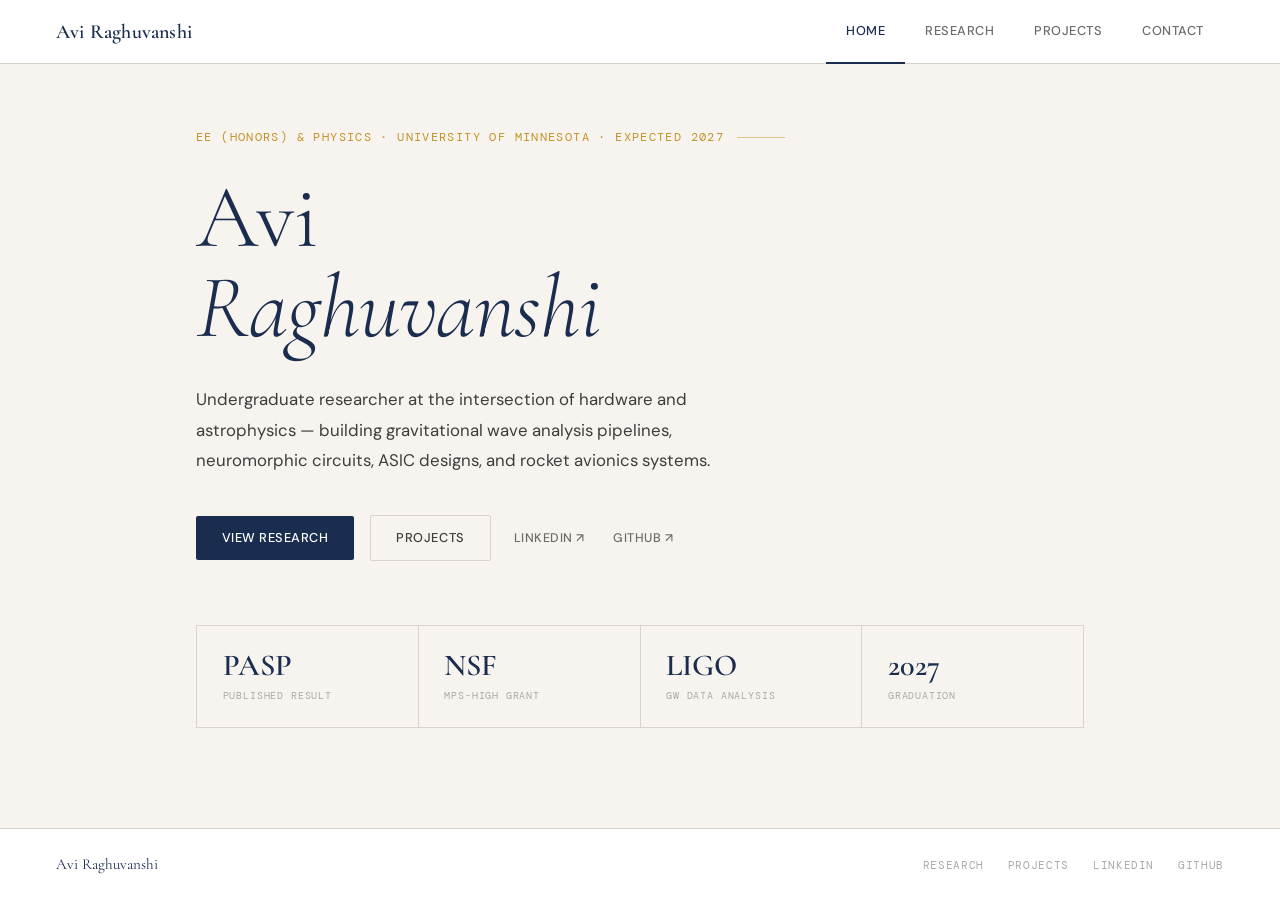
<file: index.html>
<!DOCTYPE html>
<html lang="en">
<head>
  <meta charset="UTF-8" />
  <meta name="viewport" content="width=device-width, initial-scale=1.0" />
  <title>Avi Raghuvanshi</title>
  <link rel="preconnect" href="https://fonts.googleapis.com" />
  <link href="https://fonts.googleapis.com/css2?family=Cormorant+Garamond:ital,wght@0,300;0,400;0,600;1,300;1,400&family=DM+Sans:wght@300;400;500&family=DM+Mono:wght@300;400&display=swap" rel="stylesheet" />
  <link rel="stylesheet" href="style.css" />
</head>
<body>

  <nav>
    <a href="index.html" class="nav-logo">Avi Raghuvanshi</a>
    <div class="nav-links">
      <a href="index.html" class="active">Home</a>
      <a href="research.html">Research</a>
      <a href="projects.html">Projects</a>
      <a href="contact.html">Contact</a>
    </div>
  </nav>

  <main>
    <section class="hero">

      <div class="hero-eyebrow fade-up fd1">
        EE (Honors) &amp; Physics · University of Minnesota · Expected 2027
      </div>

      <h1 class="fade-up fd2">Avi<br /><em>Raghuvanshi</em></h1>

      <p class="hero-bio fade-up fd3">
        Undergraduate researcher at the intersection of hardware and astrophysics —
        building gravitational wave analysis pipelines, neuromorphic circuits,
        ASIC designs, and rocket avionics systems.
      </p>

      <div class="hero-actions fade-up fd4">
        <a href="research.html" class="btn btn-navy">View Research</a>
        <a href="projects.html" class="btn btn-outline">Projects</a>
        <a href="https://www.linkedin.com/in/raghuavy/" target="_blank" class="btn btn-text">LinkedIn ↗</a>
        <a href="https://github.com/raghuavy" target="_blank" class="btn btn-text">GitHub ↗</a>
      </div>

      <div class="hero-highlights fade-up fd5">
        <div class="hl-item">
          <div class="hl-value">PASP</div>
          <div class="hl-label">Published Result</div>
        </div>
        <div class="hl-item">
          <div class="hl-value">NSF</div>
          <div class="hl-label">MPS-High Grant</div>
        </div>
        <div class="hl-item">
          <div class="hl-value">LIGO</div>
          <div class="hl-label">GW Data Analysis</div>
        </div>
        <div class="hl-item">
          <div class="hl-value">2027</div>
          <div class="hl-label">Graduation</div>
        </div>
      </div>

    </section>
  </main>

  <footer>
    <span class="footer-name">Avi Raghuvanshi</span>
    <div class="footer-links">
      <a href="research.html">Research</a>
      <a href="projects.html">Projects</a>
      <a href="https://www.linkedin.com/in/raghuavy/" target="_blank">LinkedIn</a>
      <a href="https://github.com/raghuavy" target="_blank">GitHub</a>
    </div>
  </footer>

</body>
</html>
</file>
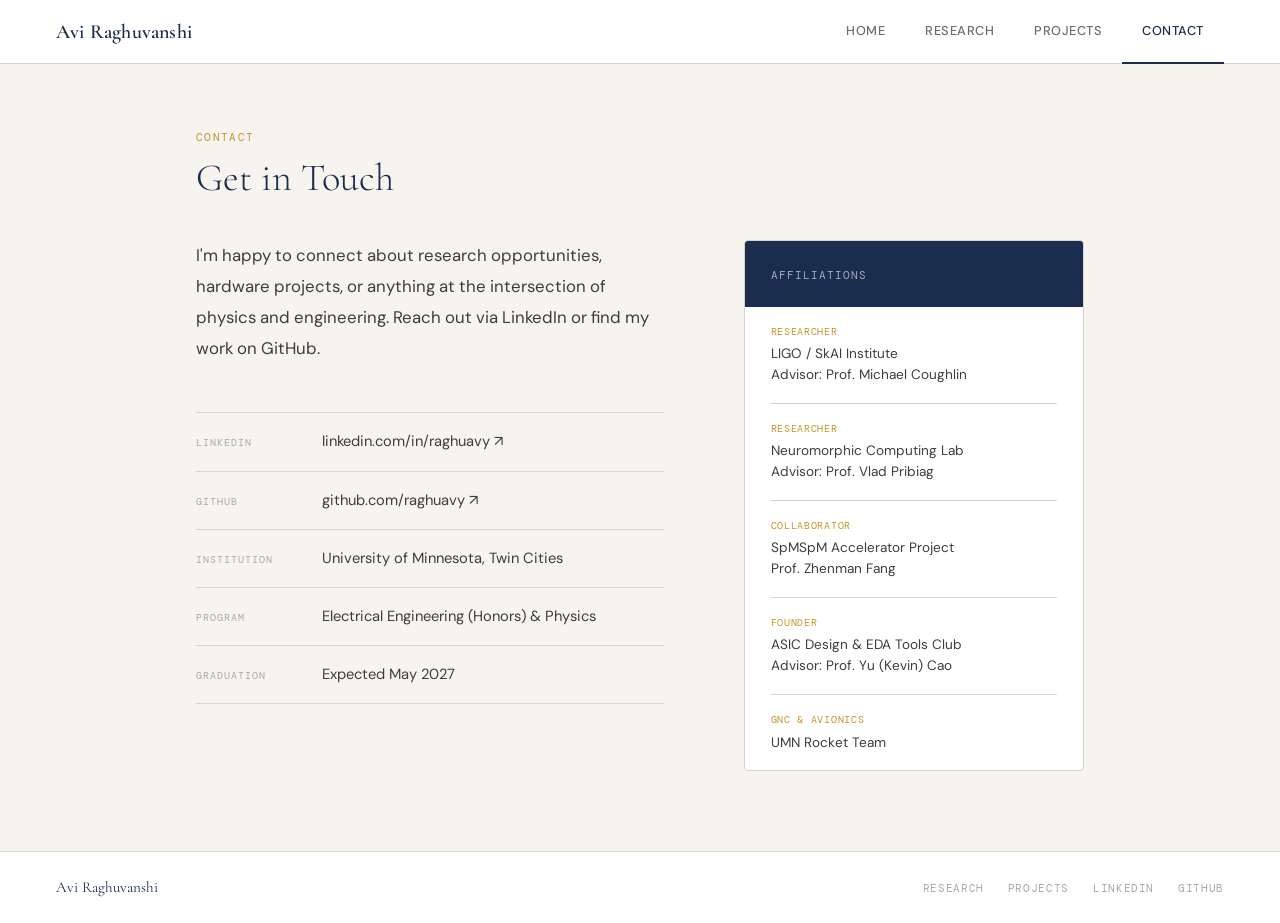
<file: contact.html>
<!DOCTYPE html>
<html lang="en">
<head>
  <meta charset="UTF-8" />
  <meta name="viewport" content="width=device-width, initial-scale=1.0" />
  <title>Contact · Avi Raghuvanshi</title>
  <link rel="preconnect" href="https://fonts.googleapis.com" />
  <link href="https://fonts.googleapis.com/css2?family=Cormorant+Garamond:ital,wght@0,300;0,400;0,600;1,300;1,400&family=DM+Sans:wght@300;400;500&family=DM+Mono:wght@300;400&display=swap" rel="stylesheet" />
  <link rel="stylesheet" href="style.css" />
</head>
<body>

  <nav>
    <a href="index.html" class="nav-logo">Avi Raghuvanshi</a>
    <div class="nav-links">
      <a href="index.html">Home</a>
      <a href="research.html">Research</a>
      <a href="projects.html">Projects</a>
      <a href="contact.html" class="active">Contact</a>
    </div>
  </nav>

  <main>
    <div class="section-label fade-up fd1">Contact</div>
    <h1 class="section-title fade-up fd2">Get in Touch</h1>

    <div class="contact-layout fade-up fd3">

      <div class="contact-main">
        <p class="contact-intro">
          I'm happy to connect about research opportunities, hardware projects,
          or anything at the intersection of physics and engineering.
          Reach out via LinkedIn or find my work on GitHub.
        </p>

        <div class="contact-rows">
          <div class="contact-row">
            <span class="cr-key">LinkedIn</span>
            <a href="https://www.linkedin.com/in/raghuavy/" target="_blank" class="cr-val">
              linkedin.com/in/raghuavy ↗
            </a>
          </div>
          <div class="contact-row">
            <span class="cr-key">GitHub</span>
            <a href="https://github.com/raghuavy" target="_blank" class="cr-val">
              github.com/raghuavy ↗
            </a>
          </div>
          <div class="contact-row">
            <span class="cr-key">Institution</span>
            <span class="cr-val">University of Minnesota, Twin Cities</span>
          </div>
          <div class="contact-row">
            <span class="cr-key">Program</span>
            <span class="cr-val">Electrical Engineering (Honors) &amp; Physics</span>
          </div>
          <div class="contact-row">
            <span class="cr-key">Graduation</span>
            <span class="cr-val">Expected May 2027</span>
          </div>
        </div>
      </div>

      <div class="aff-card">
        <div class="aff-card-head">
          <span>Affiliations</span>
        </div>
        <div class="aff-entries">
          <div class="aff-entry">
            <div class="ae-role">Researcher</div>
            <div class="ae-place">LIGO / SkAI Institute<br />Advisor: Prof. Michael Coughlin</div>
          </div>
          <div class="aff-entry">
            <div class="ae-role">Researcher</div>
            <div class="ae-place">Neuromorphic Computing Lab<br />Advisor: Prof. Vlad Pribiag</div>
          </div>
          <div class="aff-entry">
            <div class="ae-role">Collaborator</div>
            <div class="ae-place">SpMSpM Accelerator Project<br />Prof. Zhenman Fang</div>
          </div>
          <div class="aff-entry">
            <div class="ae-role">Founder</div>
            <div class="ae-place">ASIC Design &amp; EDA Tools Club<br />Advisor: Prof. Yu (Kevin) Cao</div>
          </div>
          <div class="aff-entry">
            <div class="ae-role">GNC &amp; Avionics</div>
            <div class="ae-place">UMN Rocket Team</div>
          </div>
        </div>
      </div>

    </div>
  </main>

  <footer>
    <span class="footer-name">Avi Raghuvanshi</span>
    <div class="footer-links">
      <a href="research.html">Research</a>
      <a href="projects.html">Projects</a>
      <a href="https://www.linkedin.com/in/raghuavy/" target="_blank">LinkedIn</a>
      <a href="https://github.com/raghuavy" target="_blank">GitHub</a>
    </div>
  </footer>

</body>
</html>
</file>
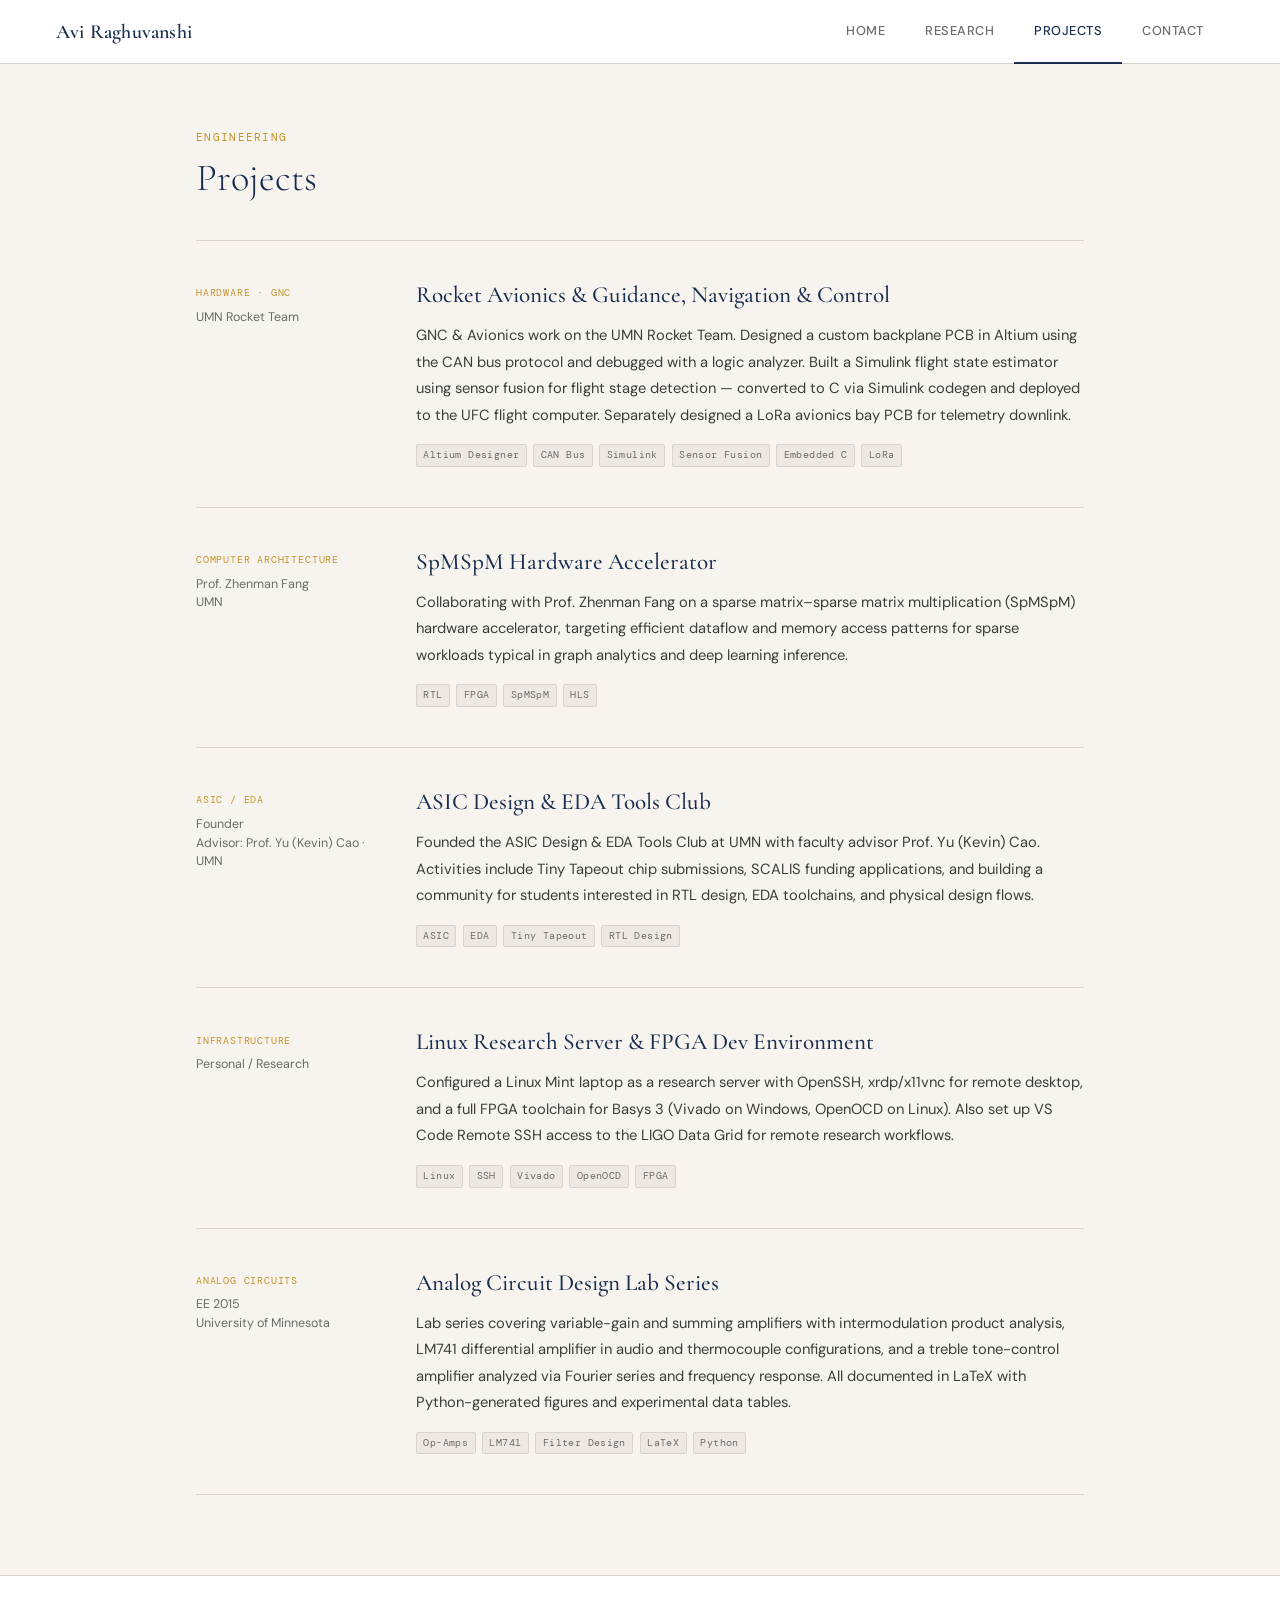
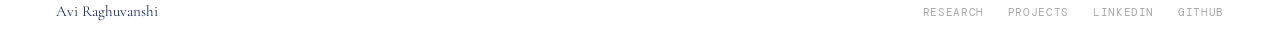
<file: projects.html>
<!DOCTYPE html>
<html lang="en">
<head>
  <meta charset="UTF-8" />
  <meta name="viewport" content="width=device-width, initial-scale=1.0" />
  <title>Projects · Avi Raghuvanshi</title>
  <link rel="preconnect" href="https://fonts.googleapis.com" />
  <link href="https://fonts.googleapis.com/css2?family=Cormorant+Garamond:ital,wght@0,300;0,400;0,600;1,300;1,400&family=DM+Sans:wght@300;400;500&family=DM+Mono:wght@300;400&display=swap" rel="stylesheet" />
  <link rel="stylesheet" href="style.css" />
</head>
<body>

  <nav>
    <a href="index.html" class="nav-logo">Avi Raghuvanshi</a>
    <div class="nav-links">
      <a href="index.html">Home</a>
      <a href="research.html">Research</a>
      <a href="projects.html" class="active">Projects</a>
      <a href="contact.html">Contact</a>
    </div>
  </nav>

  <main>
    <div class="section-label fade-up fd1">Engineering</div>
    <h1 class="section-title fade-up fd2">Projects</h1>

    <div class="projects-list">

      <div class="pc fade-up fd3">
        <div class="pc-left">
          <div class="pc-cat">Hardware · GNC</div>
          <div class="pc-org">UMN Rocket Team</div>
        </div>
        <div class="pc-right">
          <h2>Rocket Avionics &amp; Guidance, Navigation &amp; Control</h2>
          <p>
            GNC &amp; Avionics work on the UMN Rocket Team. Designed a custom backplane PCB in Altium
            using the CAN bus protocol and debugged with a logic analyzer. Built a Simulink flight state
            estimator using sensor fusion for flight stage detection — converted to C via Simulink
            codegen and deployed to the UFC flight computer. Separately designed a LoRa avionics bay
            PCB for telemetry downlink.
          </p>
          <div class="tag-row">
            <span class="tag-pill">Altium Designer</span>
            <span class="tag-pill">CAN Bus</span>
            <span class="tag-pill">Simulink</span>
            <span class="tag-pill">Sensor Fusion</span>
            <span class="tag-pill">Embedded C</span>
            <span class="tag-pill">LoRa</span>
          </div>
        </div>
      </div>

      <div class="pc fade-up fd3">
        <div class="pc-left">
          <div class="pc-cat">Computer Architecture</div>
          <div class="pc-org">Prof. Zhenman Fang<br />UMN</div>
        </div>
        <div class="pc-right">
          <h2>SpMSpM Hardware Accelerator</h2>
          <p>
            Collaborating with Prof. Zhenman Fang on a sparse matrix–sparse matrix multiplication
            (SpMSpM) hardware accelerator, targeting efficient dataflow and memory access patterns
            for sparse workloads typical in graph analytics and deep learning inference.
          </p>
          <div class="tag-row">
            <span class="tag-pill">RTL</span>
            <span class="tag-pill">FPGA</span>
            <span class="tag-pill">SpMSpM</span>
            <span class="tag-pill">HLS</span>
          </div>
        </div>
      </div>

      <div class="pc fade-up fd3">
        <div class="pc-left">
          <div class="pc-cat">ASIC / EDA</div>
          <div class="pc-org">Founder<br />Advisor: Prof. Yu (Kevin) Cao · UMN</div>
        </div>
        <div class="pc-right">
          <h2>ASIC Design &amp; EDA Tools Club</h2>
          <p>
            Founded the ASIC Design &amp; EDA Tools Club at UMN with faculty advisor Prof. Yu (Kevin)
            Cao. Activities include Tiny Tapeout chip submissions, SCALIS funding applications,
            and building a community for students interested in RTL design, EDA toolchains, and
            physical design flows.
          </p>
          <div class="tag-row">
            <span class="tag-pill">ASIC</span>
            <span class="tag-pill">EDA</span>
            <span class="tag-pill">Tiny Tapeout</span>
            <span class="tag-pill">RTL Design</span>
          </div>
        </div>
      </div>

      <div class="pc fade-up fd3">
        <div class="pc-left">
          <div class="pc-cat">Infrastructure</div>
          <div class="pc-org">Personal / Research</div>
        </div>
        <div class="pc-right">
          <h2>Linux Research Server &amp; FPGA Dev Environment</h2>
          <p>
            Configured a Linux Mint laptop as a research server with OpenSSH, xrdp/x11vnc for remote
            desktop, and a full FPGA toolchain for Basys 3 (Vivado on Windows, OpenOCD on Linux).
            Also set up VS Code Remote SSH access to the LIGO Data Grid for remote research workflows.
          </p>
          <div class="tag-row">
            <span class="tag-pill">Linux</span>
            <span class="tag-pill">SSH</span>
            <span class="tag-pill">Vivado</span>
            <span class="tag-pill">OpenOCD</span>
            <span class="tag-pill">FPGA</span>
          </div>
        </div>
      </div>

      <div class="pc fade-up fd3">
        <div class="pc-left">
          <div class="pc-cat">Analog Circuits</div>
          <div class="pc-org">EE 2015<br />University of Minnesota</div>
        </div>
        <div class="pc-right">
          <h2>Analog Circuit Design Lab Series</h2>
          <p>
            Lab series covering variable-gain and summing amplifiers with intermodulation product
            analysis, LM741 differential amplifier in audio and thermocouple configurations, and
            a treble tone-control amplifier analyzed via Fourier series and frequency response.
            All documented in LaTeX with Python-generated figures and experimental data tables.
          </p>
          <div class="tag-row">
            <span class="tag-pill">Op-Amps</span>
            <span class="tag-pill">LM741</span>
            <span class="tag-pill">Filter Design</span>
            <span class="tag-pill">LaTeX</span>
            <span class="tag-pill">Python</span>
          </div>
        </div>
      </div>

    </div>
  </main>

  <footer>
    <span class="footer-name">Avi Raghuvanshi</span>
    <div class="footer-links">
      <a href="research.html">Research</a>
      <a href="projects.html">Projects</a>
      <a href="https://www.linkedin.com/in/raghuavy/" target="_blank">LinkedIn</a>
      <a href="https://github.com/raghuavy" target="_blank">GitHub</a>
    </div>
  </footer>

</body>
</html>
</file>
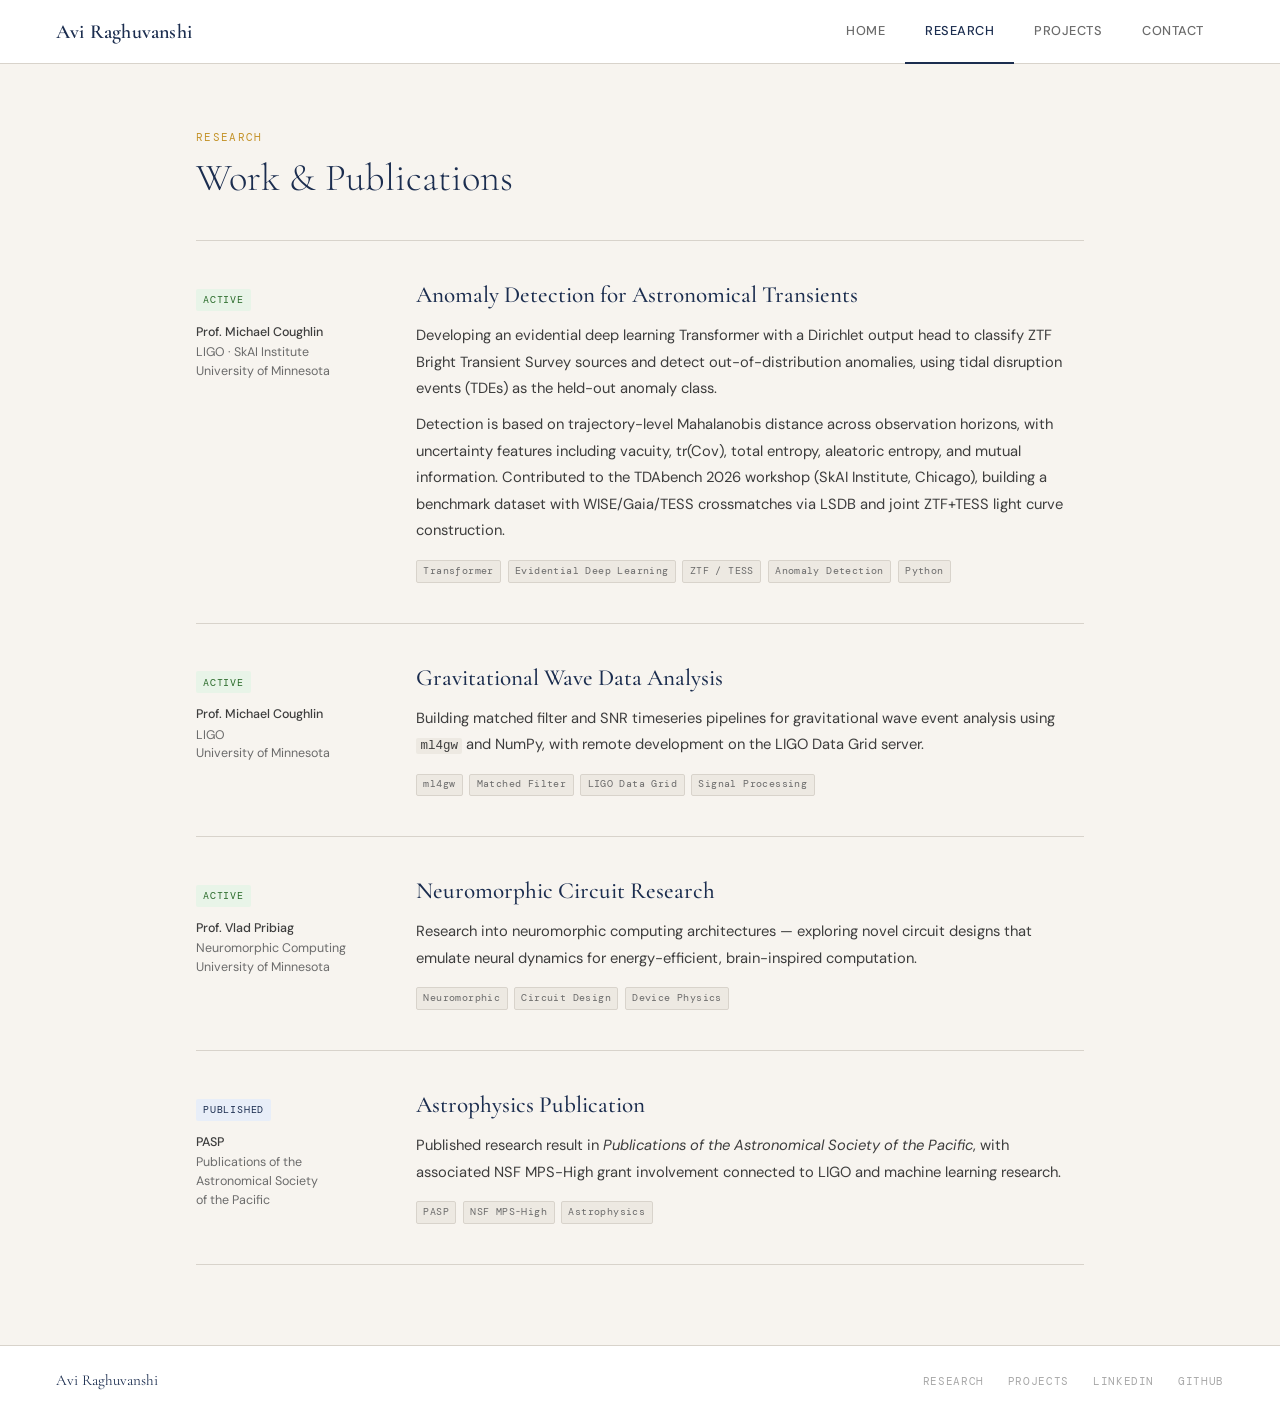
<file: research.html>
<!DOCTYPE html>
<html lang="en">
<head>
  <meta charset="UTF-8" />
  <meta name="viewport" content="width=device-width, initial-scale=1.0" />
  <title>Research · Avi Raghuvanshi</title>
  <link rel="preconnect" href="https://fonts.googleapis.com" />
  <link href="https://fonts.googleapis.com/css2?family=Cormorant+Garamond:ital,wght@0,300;0,400;0,600;1,300;1,400&family=DM+Sans:wght@300;400;500&family=DM+Mono:wght@300;400&display=swap" rel="stylesheet" />
  <link rel="stylesheet" href="style.css" />
</head>
<body>

  <nav>
    <a href="index.html" class="nav-logo">Avi Raghuvanshi</a>
    <div class="nav-links">
      <a href="index.html">Home</a>
      <a href="research.html" class="active">Research</a>
      <a href="projects.html">Projects</a>
      <a href="contact.html">Contact</a>
    </div>
  </nav>

  <main>
    <div class="section-label fade-up fd1">Research</div>
    <h1 class="section-title fade-up fd2">Work &amp; Publications</h1>

    <div class="research-list">

      <div class="rc fade-up fd3">
        <div class="rc-left">
          <div class="rc-status active">Active</div>
          <div class="rc-advisor">
            <strong>Prof. Michael Coughlin</strong>
            LIGO · SkAI Institute<br />
            University of Minnesota
          </div>
        </div>
        <div class="rc-right">
          <h2>Anomaly Detection for Astronomical Transients</h2>
          <p>
            Developing an evidential deep learning Transformer with a Dirichlet output head to
            classify ZTF Bright Transient Survey sources and detect out-of-distribution anomalies,
            using tidal disruption events (TDEs) as the held-out anomaly class.
          </p>
          <p>
            Detection is based on trajectory-level Mahalanobis distance across observation horizons,
            with uncertainty features including vacuity, tr(Cov), total entropy, aleatoric entropy,
            and mutual information. Contributed to the TDAbench 2026 workshop (SkAI Institute,
            Chicago), building a benchmark dataset with WISE/Gaia/TESS crossmatches via LSDB
            and joint ZTF+TESS light curve construction.
          </p>
          <div class="tag-row">
            <span class="tag-pill">Transformer</span>
            <span class="tag-pill">Evidential Deep Learning</span>
            <span class="tag-pill">ZTF / TESS</span>
            <span class="tag-pill">Anomaly Detection</span>
            <span class="tag-pill">Python</span>
          </div>
        </div>
      </div>

      <div class="rc fade-up fd3">
        <div class="rc-left">
          <div class="rc-status active">Active</div>
          <div class="rc-advisor">
            <strong>Prof. Michael Coughlin</strong>
            LIGO<br />
            University of Minnesota
          </div>
        </div>
        <div class="rc-right">
          <h2>Gravitational Wave Data Analysis</h2>
          <p>
            Building matched filter and SNR timeseries pipelines for gravitational wave event
            analysis using <code style="font-family:monospace;font-size:0.85em;background:#ede9e2;padding:0.1em 0.35em;border-radius:2px;">ml4gw</code> and NumPy,
            with remote development on the LIGO Data Grid server.
          </p>
          <div class="tag-row">
            <span class="tag-pill">ml4gw</span>
            <span class="tag-pill">Matched Filter</span>
            <span class="tag-pill">LIGO Data Grid</span>
            <span class="tag-pill">Signal Processing</span>
          </div>
        </div>
      </div>

      <div class="rc fade-up fd3">
        <div class="rc-left">
          <div class="rc-status active">Active</div>
          <div class="rc-advisor">
            <strong>Prof. Vlad Pribiag</strong>
            Neuromorphic Computing<br />
            University of Minnesota
          </div>
        </div>
        <div class="rc-right">
          <h2>Neuromorphic Circuit Research</h2>
          <p>
            Research into neuromorphic computing architectures — exploring novel circuit designs
            that emulate neural dynamics for energy-efficient, brain-inspired computation.
          </p>
          <div class="tag-row">
            <span class="tag-pill">Neuromorphic</span>
            <span class="tag-pill">Circuit Design</span>
            <span class="tag-pill">Device Physics</span>
          </div>
        </div>
      </div>

      <div class="rc fade-up fd3">
        <div class="rc-left">
          <div class="rc-status published">Published</div>
          <div class="rc-advisor">
            <strong>PASP</strong>
            Publications of the<br />Astronomical Society<br />of the Pacific
          </div>
        </div>
        <div class="rc-right">
          <h2>Astrophysics Publication</h2>
          <p>
            Published research result in <em>Publications of the Astronomical Society of the
            Pacific</em>, with associated NSF MPS-High grant involvement connected to LIGO
            and machine learning research.
          </p>
          <div class="tag-row">
            <span class="tag-pill">PASP</span>
            <span class="tag-pill">NSF MPS-High</span>
            <span class="tag-pill">Astrophysics</span>
          </div>
        </div>
      </div>

    </div>
  </main>

  <footer>
    <span class="footer-name">Avi Raghuvanshi</span>
    <div class="footer-links">
      <a href="research.html">Research</a>
      <a href="projects.html">Projects</a>
      <a href="https://www.linkedin.com/in/raghuavy/" target="_blank">LinkedIn</a>
      <a href="https://github.com/raghuavy" target="_blank">GitHub</a>
    </div>
  </footer>

</body>
</html>
</file>
<file: style.css>
/* ─── Tokens ─────────────────────────────────────── */
:root {
  --cream:      #f7f4ef;
  --cream2:     #ede9e2;
  --white:      #ffffff;
  --ink:        #1a1a1a;
  --ink-mid:    #3d3d3d;
  --ink-light:  #6b6b6b;
  --ink-faint:  #a8a8a8;
  --rule:       #d8d3cb;
  --navy:       #1b2d4f;
  --navy-light: #2e4a7a;
  --gold:       #c4932a;

  --font-serif: 'Cormorant Garamond', Georgia, serif;
  --font-sans:  'DM Sans', system-ui, sans-serif;
  --font-mono:  'DM Mono', 'Courier New', monospace;

  --max: 1000px;
  --pad: clamp(1.5rem, 5vw, 3.5rem);
}

/* ─── Reset ──────────────────────────────────────── */
*, *::before, *::after { box-sizing: border-box; margin: 0; padding: 0; }
html { scroll-behavior: smooth; }

body {
  background: var(--cream);
  color: var(--ink);
  font-family: var(--font-sans);
  font-size: 1rem;
  line-height: 1.7;
  min-height: 100vh;
  display: flex;
  flex-direction: column;
  -webkit-font-smoothing: antialiased;
}

a { color: inherit; text-decoration: none; }
em { font-style: italic; }

/* ─── Nav ────────────────────────────────────────── */
nav {
  background: var(--white);
  border-bottom: 1px solid var(--rule);
  padding: 0 var(--pad);
  display: flex;
  align-items: center;
  justify-content: space-between;
  height: 64px;
  position: sticky;
  top: 0;
  z-index: 100;
}

.nav-logo {
  font-family: var(--font-serif);
  font-size: 1.25rem;
  font-weight: 600;
  letter-spacing: 0.01em;
  color: var(--navy);
}

.nav-links {
  display: flex;
  gap: 0;
}

.nav-links a {
  font-family: var(--font-sans);
  font-size: 0.8rem;
  font-weight: 500;
  letter-spacing: 0.04em;
  text-transform: uppercase;
  color: var(--ink-light);
  padding: 0 1.25rem;
  height: 64px;
  display: flex;
  align-items: center;
  border-bottom: 2px solid transparent;
  transition: color 0.15s, border-color 0.15s;
}

.nav-links a:hover { color: var(--ink); }
.nav-links a.active {
  color: var(--navy);
  border-bottom-color: var(--navy);
}

/* ─── Page wrapper ───────────────────────────────── */
main {
  flex: 1;
  max-width: var(--max);
  margin: 0 auto;
  width: 100%;
  padding: 4rem var(--pad) 5rem;
}

/* ─── Hero ───────────────────────────────────────── */
.hero-eyebrow {
  font-family: var(--font-mono);
  font-size: 0.72rem;
  letter-spacing: 0.12em;
  text-transform: uppercase;
  color: var(--gold);
  margin-bottom: 1.6rem;
  display: flex;
  align-items: center;
  gap: 0.8rem;
}
.hero-eyebrow::after {
  content: '';
  display: block;
  height: 1px;
  width: 48px;
  background: var(--gold);
  opacity: 0.5;
}

.hero h1 {
  font-family: var(--font-serif);
  font-size: clamp(3.2rem, 7vw, 5.8rem);
  font-weight: 300;
  line-height: 1.0;
  letter-spacing: -0.01em;
  color: var(--navy);
  margin-bottom: 2rem;
}

.hero-bio {
  font-size: 1.05rem;
  color: var(--ink-mid);
  max-width: 560px;
  line-height: 1.8;
  margin-bottom: 2.5rem;
}

.hero-actions {
  display: flex;
  align-items: center;
  gap: 1rem;
  flex-wrap: wrap;
  margin-bottom: 4rem;
}

.btn {
  display: inline-flex;
  align-items: center;
  gap: 0.4rem;
  font-family: var(--font-sans);
  font-size: 0.8rem;
  font-weight: 500;
  letter-spacing: 0.04em;
  text-transform: uppercase;
  padding: 0.7rem 1.6rem;
  border-radius: 2px;
  transition: all 0.2s;
  cursor: pointer;
}
.btn-navy {
  background: var(--navy);
  color: var(--white);
}
.btn-navy:hover { background: var(--navy-light); }
.btn-outline {
  border: 1.5px solid var(--rule);
  color: var(--ink-mid);
  background: transparent;
}
.btn-outline:hover { border-color: var(--navy); color: var(--navy); }
.btn-text {
  color: var(--ink-light);
  padding: 0.7rem 0.4rem;
  font-size: 0.78rem;
}
.btn-text:hover { color: var(--navy); }

/* Hero highlights bar */
.hero-highlights {
  display: grid;
  grid-template-columns: repeat(4, 1fr);
  border-top: 1px solid var(--rule);
  border-left: 1px solid var(--rule);
}
.hl-item {
  padding: 1.4rem 1.6rem;
  border-right: 1px solid var(--rule);
  border-bottom: 1px solid var(--rule);
}
.hl-value {
  font-family: var(--font-serif);
  font-size: 1.9rem;
  font-weight: 600;
  color: var(--navy);
  line-height: 1.1;
  margin-bottom: 0.3rem;
}
.hl-label {
  font-family: var(--font-mono);
  font-size: 0.65rem;
  letter-spacing: 0.08em;
  text-transform: uppercase;
  color: var(--ink-faint);
}

/* ─── Section headings (shared) ──────────────────── */
.section-label {
  font-family: var(--font-mono);
  font-size: 0.68rem;
  letter-spacing: 0.12em;
  text-transform: uppercase;
  color: var(--gold);
  margin-bottom: 0.6rem;
}

.section-title {
  font-family: var(--font-serif);
  font-size: 2.4rem;
  font-weight: 300;
  color: var(--navy);
  margin-bottom: 2.5rem;
  line-height: 1.15;
}

/* ─── Research page ──────────────────────────────── */
.research-list {
  display: flex;
  flex-direction: column;
  gap: 0;
}

.rc {
  display: grid;
  grid-template-columns: 180px 1fr;
  gap: 2.5rem;
  padding: 2.5rem 0;
  border-top: 1px solid var(--rule);
  transition: background 0.15s;
}
.rc:last-child { border-bottom: 1px solid var(--rule); }

.rc-left {
  padding-top: 0.2rem;
}
.rc-status {
  display: inline-block;
  font-family: var(--font-mono);
  font-size: 0.63rem;
  letter-spacing: 0.08em;
  text-transform: uppercase;
  padding: 0.25em 0.7em;
  border-radius: 2px;
  margin-bottom: 0.75rem;
}
.rc-status.active { background: #e8f4e8; color: #2a6b2a; }
.rc-status.published { background: #e8eef8; color: var(--navy); }

.rc-advisor {
  font-family: var(--font-sans);
  font-size: 0.78rem;
  color: var(--ink-light);
  line-height: 1.5;
}
.rc-advisor strong {
  display: block;
  color: var(--ink-mid);
  font-weight: 500;
  margin-bottom: 0.1rem;
}

.rc-right h2 {
  font-family: var(--font-serif);
  font-size: 1.45rem;
  font-weight: 500;
  color: var(--navy);
  margin-bottom: 0.75rem;
  line-height: 1.25;
}
.rc-right p {
  font-size: 0.92rem;
  color: var(--ink-mid);
  line-height: 1.8;
  margin-bottom: 0.6rem;
}
.rc-right p:last-of-type { margin-bottom: 1rem; }

.tag-row {
  display: flex;
  flex-wrap: wrap;
  gap: 0.4rem;
}
.tag-pill {
  font-family: var(--font-mono);
  font-size: 0.62rem;
  letter-spacing: 0.04em;
  color: var(--ink-light);
  background: var(--cream2);
  border: 1px solid var(--rule);
  padding: 0.2em 0.65em;
  border-radius: 2px;
}

/* ─── Projects page ──────────────────────────────── */
.projects-list {
  display: flex;
  flex-direction: column;
  gap: 0;
}

.pc {
  display: grid;
  grid-template-columns: 180px 1fr;
  gap: 2.5rem;
  padding: 2.5rem 0;
  border-top: 1px solid var(--rule);
}
.pc:last-child { border-bottom: 1px solid var(--rule); }

.pc-left {
  padding-top: 0.2rem;
}
.pc-cat {
  font-family: var(--font-mono);
  font-size: 0.63rem;
  letter-spacing: 0.08em;
  text-transform: uppercase;
  color: var(--gold);
  margin-bottom: 0.4rem;
}
.pc-org {
  font-size: 0.78rem;
  color: var(--ink-light);
  line-height: 1.5;
}

.pc-right h2 {
  font-family: var(--font-serif);
  font-size: 1.45rem;
  font-weight: 500;
  color: var(--navy);
  margin-bottom: 0.75rem;
  line-height: 1.25;
}
.pc-right p {
  font-size: 0.92rem;
  color: var(--ink-mid);
  line-height: 1.8;
  margin-bottom: 1rem;
}

/* ─── Contact page ───────────────────────────────── */
.contact-layout {
  display: grid;
  grid-template-columns: 1fr 340px;
  gap: 5rem;
  align-items: start;
}

.contact-intro {
  font-size: 1.05rem;
  color: var(--ink-mid);
  line-height: 1.85;
  margin-bottom: 3rem;
}

.contact-rows {
  border-top: 1px solid var(--rule);
}
.contact-row {
  display: grid;
  grid-template-columns: 110px 1fr;
  gap: 1rem;
  padding: 1rem 0;
  border-bottom: 1px solid var(--rule);
  align-items: baseline;
}
.cr-key {
  font-family: var(--font-mono);
  font-size: 0.65rem;
  letter-spacing: 0.1em;
  text-transform: uppercase;
  color: var(--ink-faint);
}
.cr-val {
  font-size: 0.92rem;
  color: var(--ink-mid);
}
a.cr-val { transition: color 0.15s; }
a.cr-val:hover { color: var(--navy); }

.aff-card {
  background: var(--white);
  border: 1px solid var(--rule);
  border-radius: 4px;
  overflow: hidden;
}
.aff-card-head {
  background: var(--navy);
  padding: 1.2rem 1.6rem;
}
.aff-card-head span {
  font-family: var(--font-mono);
  font-size: 0.67rem;
  letter-spacing: 0.1em;
  text-transform: uppercase;
  color: rgba(255,255,255,0.6);
}
.aff-entries {
  padding: 0 1.6rem;
}
.aff-entry {
  padding: 1.1rem 0;
  border-bottom: 1px solid var(--rule);
}
.aff-entry:last-child { border-bottom: none; }
.ae-role {
  font-family: var(--font-mono);
  font-size: 0.62rem;
  letter-spacing: 0.07em;
  text-transform: uppercase;
  color: var(--gold);
  margin-bottom: 0.2rem;
}
.ae-place {
  font-size: 0.85rem;
  color: var(--ink-mid);
  line-height: 1.5;
}

/* ─── Footer ─────────────────────────────────────── */
footer {
  background: var(--white);
  border-top: 1px solid var(--rule);
  padding: 1.4rem var(--pad);
  display: flex;
  align-items: center;
  justify-content: space-between;
  gap: 1rem;
  flex-wrap: wrap;
}
.footer-name {
  font-family: var(--font-serif);
  font-size: 0.95rem;
  color: var(--navy);
}
.footer-links {
  display: flex;
  gap: 1.5rem;
}
.footer-links a {
  font-family: var(--font-mono);
  font-size: 0.67rem;
  letter-spacing: 0.06em;
  text-transform: uppercase;
  color: var(--ink-faint);
  transition: color 0.15s;
}
.footer-links a:hover { color: var(--navy); }

/* ─── Animations ─────────────────────────────────── */
@keyframes fadeUp {
  from { opacity: 0; transform: translateY(18px); }
  to   { opacity: 1; transform: translateY(0); }
}
.fade-up {
  opacity: 0;
  animation: fadeUp 0.55s ease forwards;
}
.fd1 { animation-delay: 0.05s; }
.fd2 { animation-delay: 0.15s; }
.fd3 { animation-delay: 0.25s; }
.fd4 { animation-delay: 0.35s; }
.fd5 { animation-delay: 0.45s; }

/* ─── Responsive ─────────────────────────────────── */
@media (max-width: 720px) {
  .nav-links a { padding: 0 0.7rem; font-size: 0.72rem; }
  .hero-highlights { grid-template-columns: 1fr 1fr; }
  .rc, .pc { grid-template-columns: 1fr; gap: 0.6rem; }
  .rc-left, .pc-left { display: flex; gap: 1rem; align-items: center; }
  .contact-layout { grid-template-columns: 1fr; gap: 2.5rem; }
}
</file>
